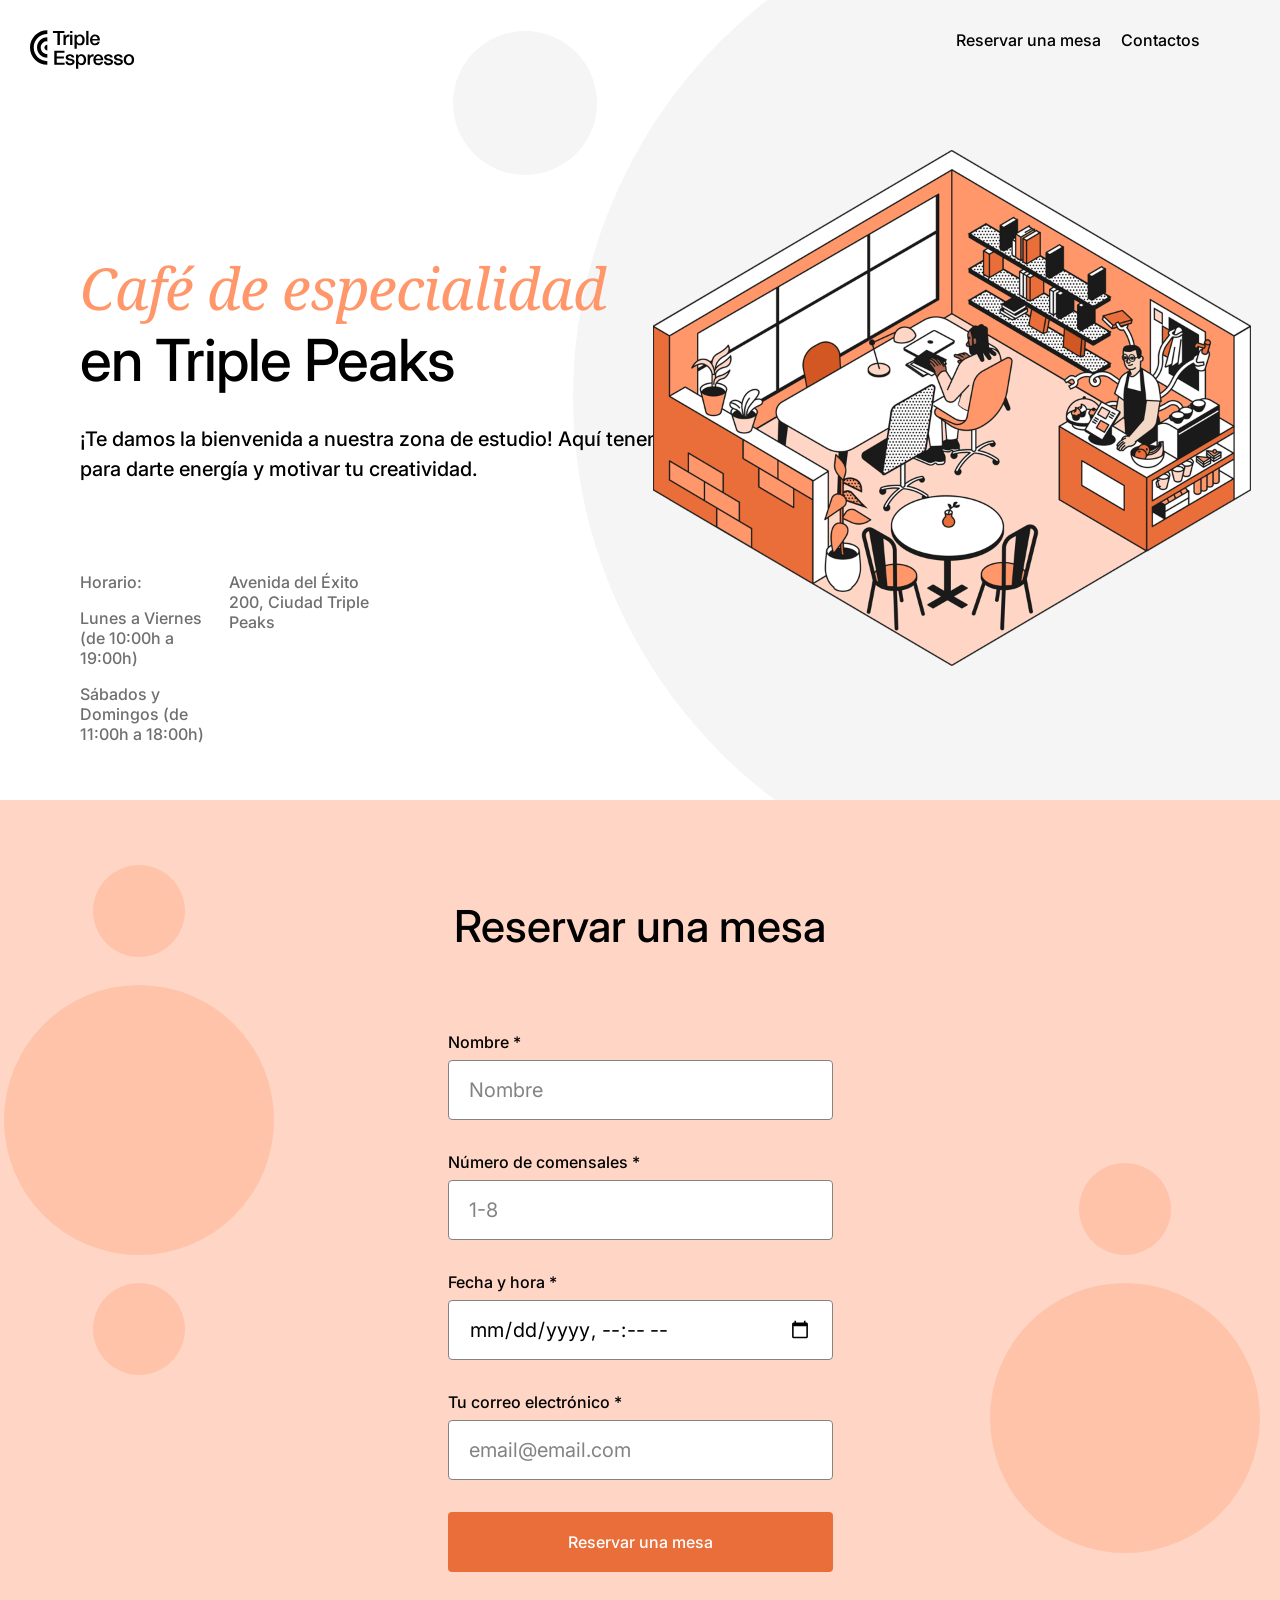
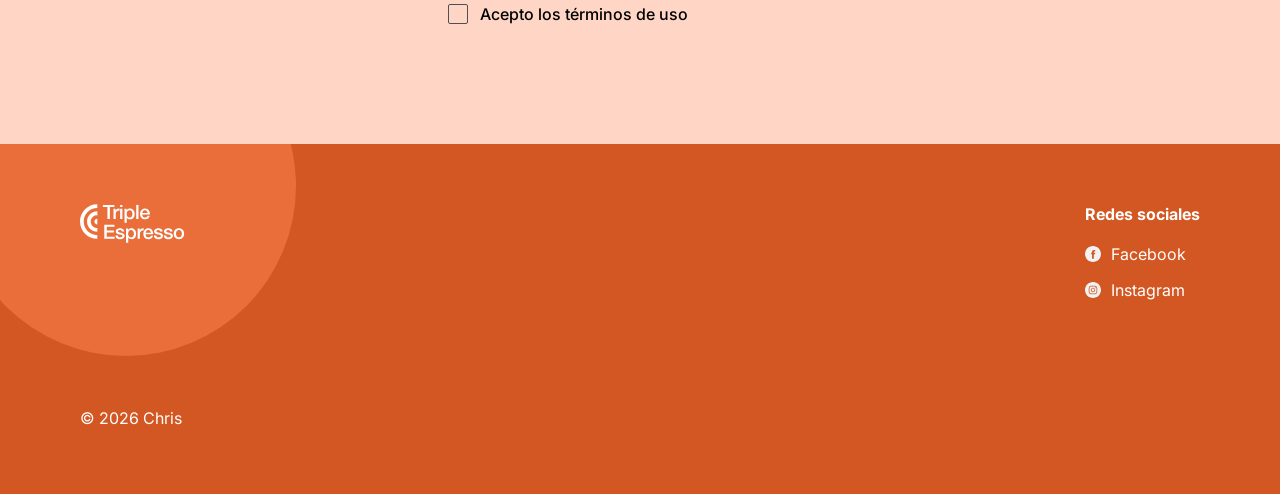
<file: index.html>
<!doctype html>
<html lang="es">
  <head>
    <meta charset="UTF-8" />
    <meta name="viewport" content="width=device-width, initial-scale=1.0" />
    <link rel="stylesheet" href="styles/normalize.css" />
    <link rel="stylesheet" href="styles/style.css" />
    <link rel="icon" href="favicon.ico" />
    <link rel="preconnect" href="https://fonts.googleapis.com" />
    <link rel="preconnect" href="https://fonts.gstatic.com" crossorigin />
    <link
      href="https://fonts.googleapis.com/css2?family=Inter:ital,opsz,wght@0,14..32,100..900;1,14..32,100..900&display=swap"
      rel="stylesheet"
    />
    <link rel="preconnect" href="https://fonts.googleapis.com" />
    <link rel="preconnect" href="https://fonts.gstatic.com" crossorigin />
    <link
      href="https://fonts.googleapis.com/css2?family=Noto+Serif:ital,wght@0,100..900;1,100..900&display=swap"
      rel="stylesheet"
    />
    <title>Triple Espresso</title>
  </head>
  <body>
    <header class="header">
      <div class="header-top">
        <img
          class="logo"
          src="images/logo_coffeeshop_dark.svg"
          alt="Logo de Triple Espresso"
        />
        <nav class="nav">
          <ul class="nav-links">
            <li>
              <a class="nav-link" href="#reservation">Reservar una mesa</a>
            </li>
            <li><a class="nav-link" href="#contacts">Contactos</a></li>
          </ul>
        </nav>
      </div>
      <h1 class="header-title">
        <span class="span-accent">Café de especialidad</span>en Triple Peaks
      </h1>
      <p class="header-description">
        ¡Te damos la bienvenida a nuestra zona de estudio! Aquí tenemos café
        para darte energía y motivar tu creatividad.
      </p>
      <img
        class="header-image"
        src="images/inside_coffee_shop.png"
        alt="Interior de la cafetería Triple Espresso"
      />
      <div class="header-info">
        <div class="header-hours">
          <p class="info-text">Horario:</p>
          <p class="info-text">Lunes a Viernes (de 10:00h a 19:00h)</p>
          <p class="info-text">Sábados y Domingos (de 11:00h a 18:00h)</p>
        </div>
        <p class="info-text">Avenida del Éxito 200, Ciudad Triple Peaks</p>
      </div>
    </header>
    <main class="content">
      <section class="reservation" id="reservation">
        <h2 class="reservation__title">Reservar una mesa</h2>
        <form class="form">
          <fieldset class="form__fieldset">
            <label class="form__label" for="name">
              Nombre *
              <input
                class="form__input"
                id="name"
                name="name"
                type="text"
                placeholder="Nombre"
                required
              />
            </label>
            <label class="form__label" for="guests">
              Número de comensales *
              <input
                class="form__input"
                id="guests"
                name="guests"
                type="number"
                min="1"
                max="8"
                placeholder="1-8"
                required
              />
            </label>
            <label class="form__label" for="date">
              Fecha y hora *
              <input
                class="form__input"
                id="date"
                name="date"
                type="datetime-local"
                required
              />
            </label>
            <label class="form__label" for="email">
              Tu correo electrónico *
              <input
                class="form__input"
                id="email"
                name="email"
                type="email"
                placeholder="email@email.com"
                required
              />
            </label>
            <button class="form__button" type="submit">Reservar una mesa</button>
            <label class="form__label form__label_type_checkbox" for="terms">
              <input
                class="form__checkbox"
                id="terms"
                name="terms"
                type="checkbox"
                required
              />
              Acepto los términos de uso
            </label>
          </fieldset>
        </form>
      </section>
    </main>
    <footer class="footer" id="contacts">
      <div class="footer__circle"></div>
      <div class="footer__content">
        <img
          class="footer__logo"
          src="images/images_sprint3_stage2/logo_coffeeshop_light.svg"
          alt="Logo de Triple Espresso"
        />
        <div class="footer__social">
          <h2 class="footer__social-title">Redes sociales</h2>
          <ul class="footer__list">
            <li class="footer__list-item">
              <a class="footer__social-link" href="#">
                <img
                  class="footer__social-icon"
                  src="images/images_sprint3_stage2/facebook_white.svg"
                  alt="Facebook"
                />
                Facebook
              </a>
            </li>
            <li class="footer__list-item">
              <a class="footer__social-link" href="#">
                <img
                  class="footer__social-icon"
                  src="images/images_sprint3_stage2/instagram_white.svg"
                  alt="Instagram"
                />
                Instagram
              </a>
            </li>
          </ul>
        </div>
      </div>
      <p class="footer__copyright">© 2026 Chris</p>
    </footer>
  </body>
</html>
</file>
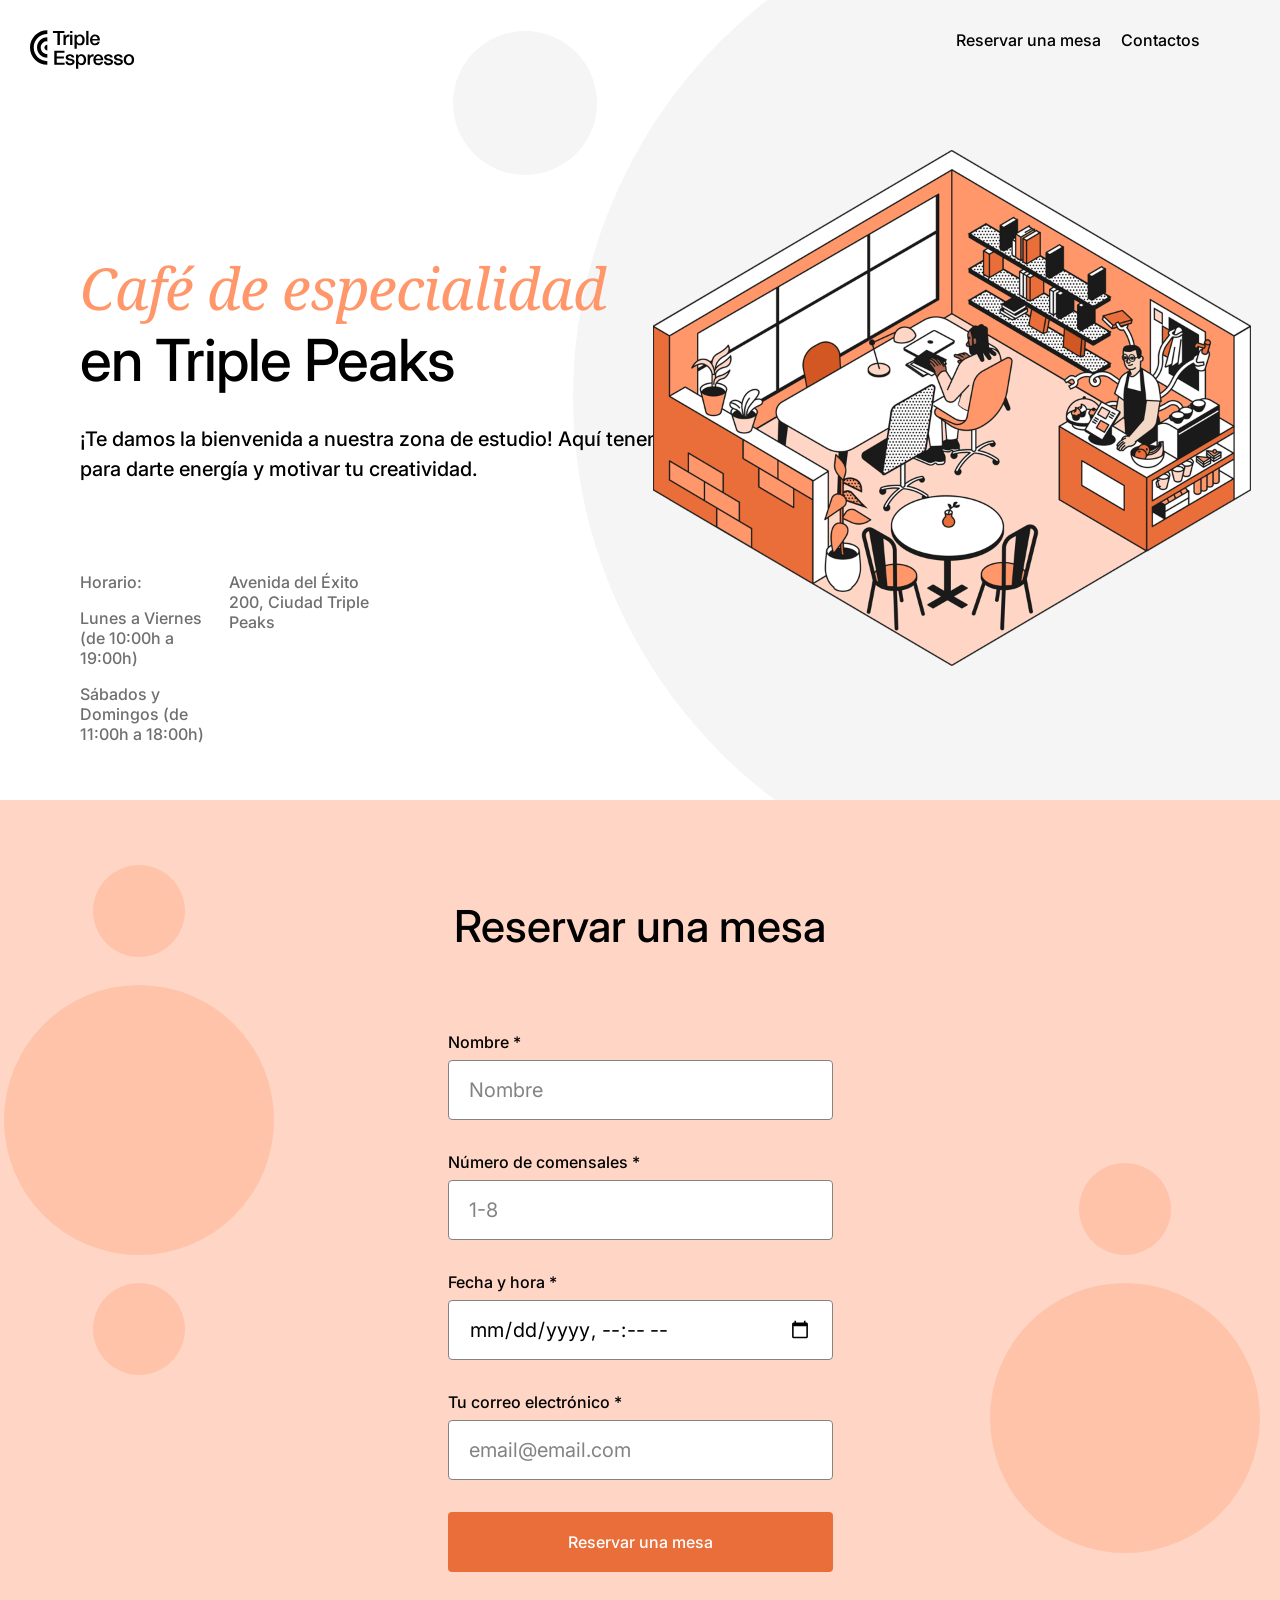
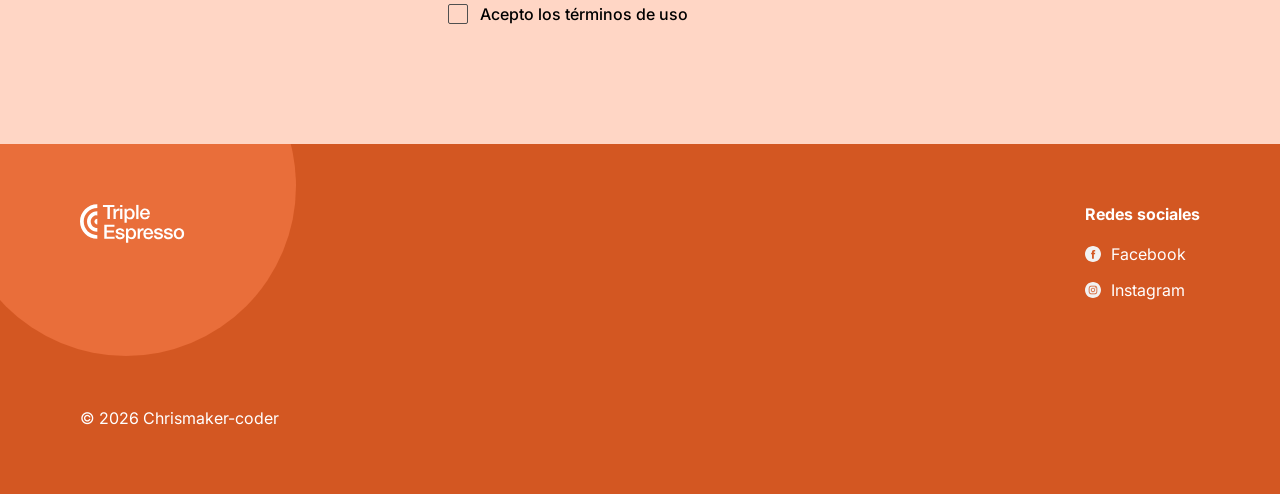
<file: html/index.html>
<!doctype html>
<html lang="es">
  <head>
    <meta charset="UTF-8" />
    <meta name="viewport" content="width=device-width, initial-scale=1.0" />
    <link rel="stylesheet" href="../styles/normalize.css" />
    <link rel="stylesheet" href="../styles/style.css" />
    <link rel="icon" href="/favicon.ico" />
    <link rel="preconnect" href="https://fonts.googleapis.com" />
    <link rel="preconnect" href="https://fonts.gstatic.com" crossorigin />
    <link
      href="https://fonts.googleapis.com/css2?family=Inter:ital,opsz,wght@0,14..32,100..900;1,14..32,100..900&display=swap"
      rel="stylesheet"
    />
    <link rel="preconnect" href="https://fonts.googleapis.com" />
    <link rel="preconnect" href="https://fonts.gstatic.com" crossorigin />
    <link
      href="https://fonts.googleapis.com/css2?family=Noto+Serif:ital,wght@0,100..900;1,100..900&display=swap"
      rel="stylesheet"
    />
    <title>Triple Espresso</title>
  </head>
  <body>
    <header class="header">
      <div class="header-top">
        <img
          class="logo"
          src="../images/logo_coffeeshop_dark.svg"
          alt="Logo de Triple Espresso"
        />
        <nav class="nav">
          <ul class="nav-links">
            <li>
              <a class="nav-link" href="#reservation">Reservar una mesa</a>
            </li>
            <li><a class="nav-link" href="#contacts">Contactos</a></li>
          </ul>
        </nav>
      </div>
      <h1 class="header-title">
        <span class="span-accent">Café de especialidad</span>en Triple Peaks
      </h1>
      <p class="header-description">
        ¡Te damos la bienvenida a nuestra zona de estudio! Aquí tenemos café
        para darte energía y motivar tu creatividad.
      </p>
      <img
        class="header-image"
        src="../images/inside_coffee_shop.png"
        alt="Interior de la cafetería Triple Espresso"
      />
      <div class="header-info">
        <div class="header-hours">
          <p class="info-text">Horario:</p>
          <p class="info-text">Lunes a Viernes (de 10:00h a 19:00h)</p>
          <p class="info-text">Sábados y Domingos (de 11:00h a 18:00h)</p>
        </div>
        <p class="info-text">Avenida del Éxito 200, Ciudad Triple Peaks</p>
      </div>
    </header>
    <main class="content">
      <section class="reservation" id="reservation">
        <h2 class="reservation__title">Reservar una mesa</h2>
        <form class="form">
          <fieldset class="form__fieldset">
            <label class="form__label" for="name">
              Nombre *
              <input
                class="form__input"
                id="name"
                name="name"
                type="text"
                placeholder="Nombre"
                required
              />
            </label>
            <label class="form__label" for="guests">
              Número de comensales *
              <input
                class="form__input"
                id="guests"
                name="guests"
                type="number"
                min="1"
                max="8"
                placeholder="1-8"
                required
              />
            </label>
            <label class="form__label" for="date">
              Fecha y hora *
              <input
                class="form__input"
                id="date"
                name="date"
                type="datetime-local"
                required
              />
            </label>
            <label class="form__label" for="email">
              Tu correo electrónico *
              <input
                class="form__input"
                id="email"
                name="email"
                type="email"
                placeholder="email@email.com"
                required
              />
            </label>
            <button class="form__button" type="submit">
              Reservar una mesa
            </button>
            <label class="form__label form__label_type_checkbox" for="terms">
              <input
                class="form__checkbox"
                id="terms"
                name="terms"
                type="checkbox"
                required
              />
              Acepto los términos de uso
            </label>
          </fieldset>
        </form>
      </section>
    </main>
    <footer class="footer" id="contacts">
      <div class="footer__circle"></div>
      <div class="footer__content">
        <img
          class="footer__logo"
          src="../images/images_sprint3_stage2/logo_coffeeshop_light.svg"
          alt="Logo de Triple Espresso"
        />
        <div class="footer__social">
          <h2 class="footer__social-title">Redes sociales</h2>
          <ul class="footer__list">
            <li class="footer__list-item">
              <a class="footer__social-link" href="#">
                <img
                  class="footer__social-icon"
                  src="../images/images_sprint3_stage2/facebook_white.svg"
                  alt="Facebook"
                />
                Facebook
              </a>
            </li>
            <li class="footer__list-item">
              <a class="footer__social-link" href="#">
                <img
                  class="footer__social-icon"
                  src="../images/images_sprint3_stage2/instagram_white.svg"
                  alt="Instagram"
                />
                Instagram
              </a>
            </li>
          </ul>
        </div>
      </div>
      <p class="footer__copyright">© 2026 Chrismaker-coder</p>
    </footer>
  </body>
</html>
</file>
<file: styles/style.css>
body {
  min-width: 1100px;
  max-width: 1600px;
  margin: 0 auto;
  font-family: "Inter", Arial, sans-serif;
  font-weight: 500;
  font-size: 16px;
  line-height: 20px;
}
.header {
  min-height: 720px;
  max-height: 800px;
  height: 100vh;
  background-color: #ffffff;
  background-image: url("../images/background_header.svg");
  background-repeat: no-repeat;
  background-position: center;
  background-size: cover;
  position: relative;
  overflow: hidden;
}

.header-top {
  display: flex;
  justify-content: space-between;
  padding: 30px 80px 0 30px;
}

.logo {
  width: 105px;
  height: 39px;
  position: relative;
}

.nav-links {
  display: flex;
  gap: 20px;
  list-style: none;
  margin: 0;
  padding: 0;
  list-style: none;
}

.nav-link {
  color: #000000;
  text-decoration: none;
  font-weight: 500;
}

.header-title {
  max-width: 709px;
  margin: 183px 0 0 80px;
  font-size: 58px;
  line-height: 72px;
  font-weight: 500;
  letter-spacing: -1px;
}

.header-title span {
  display: block;
}

.span-accent {
  font-family: "Noto Serif", "Times New Roman", serif;
  font-style: italic;
  font-weight: 400;
  color: #ff976b;
}

.header-description {
  max-width: 683px;
  margin: 28px 0 0 80px;
  font-size: 20px;
  line-height: 30px;
}

.header-image {
  width: 646px;
  height: 568px;
  position: absolute;
  top: 124px;
  right: 5px;
}

.header-info {
  position: absolute;
  left: 80px;
  width: 300px;
  bottom: 40px;
  display: flex;
  justify-content: space-between;
  color: #6f6f6f;
  font-weight: 500;
}

.info-text {
  bottom: 40px;
  right: 80px;
}

.reservation {
  padding: 100px 0 120px;
  background-color: #ffd6c5;
  background-image: url("../images/images_sprint3_stage2/background_reservation.svg");
  background-repeat: no-repeat;
  background-position: center;
  background-size: cover;
}

.reservation__title {
  margin: 0 0 80px;
  font-family: "Inter", Arial, sans-serif;
  font-style: normal;
  font-weight: 500;
  font-size: 44px;
  line-height: 52px;
  text-align: center;
}

.form {
  max-width: 385px;
  margin: 0 auto;
}

.form__fieldset {
  margin: 0;
  padding: 0;
  border: none;
}

.form__label {
  display: block;
  margin: 0;
  font-family: "Inter", Arial, sans-serif;
  font-style: normal;
  font-weight: 500;
  font-size: 16px;
  line-height: 20px;
}

.form__input {
  box-sizing: border-box;
  width: 100%;
  height: 60px;
  margin: 8px 0 32px;
  padding: 15px 20px;
  border: 1px solid #838383;
  border-radius: 4px;
  font-family: "Inter", Arial, sans-serif;
  font-style: normal;
  font-weight: normal;
  font-size: 20px;
  line-height: 30px;
}

.form__input::placeholder {
  color: #838383;
}

.form__button {
  width: 100%;
  height: 60px;
  padding: 0;
  border: none;
  border-radius: 4px;
  background-color: #e96e3a;
  color: #ffffff;
  font-family: "Inter", Arial, sans-serif;
  font-style: normal;
  font-weight: 500;
  font-size: 16px;
  line-height: 20px;
  cursor: pointer;
  transition: opacity 0.3s ease;
}

.form__button:hover {
  opacity: 0.7;
}

.form__label_type_checkbox {
  display: flex;
  align-items: center;
  gap: 12px;
  margin: 32px 0 0;
}

.form__checkbox {
  box-sizing: border-box;
  width: 20px;
  height: 20px;
  margin: 0;
  border: 1px solid #4f4f4f;
  border-radius: 2px;
  appearance: none;
}

.form__checkbox:checked {
  background-color: #2a2a2a;
  background-image: url("../images/images_sprint3_stage2/check.svg");
  background-repeat: no-repeat;
  background-position: center;
}

.footer {
  position: relative;
  min-height: 350px;
  box-sizing: border-box;
  padding: 60px 80px;
  overflow: hidden;
  background-color: #d35722;
  color: #ffffff;
}

.footer__circle {
  position: absolute;
  top: -128px;
  left: -44px;
  z-index: 0;
  width: 340px;
  height: 340px;
  border-radius: 50%;
  background-color: #e96e3a;
}

.footer__content {
  position: relative;
  z-index: 1;
  display: flex;
  justify-content: space-between;
}

.footer__logo {
  width: 105px;
  height: 39px;
}

.footer__social-title {
  margin: 0 0 20px;
  font-family: "Inter", Arial, sans-serif;
  font-style: normal;
  font-weight: bold;
  font-size: 16px;
  line-height: 20px;
}

.footer__list {
  display: flex;
  flex-direction: column;
  gap: 16px;
  margin: 0;
  padding: 0;
  list-style: none;
}

.footer__social-link {
  display: flex;
  align-items: center;
  gap: 10px;
  color: #ffffff;
  font-family: "Inter", Arial, sans-serif;
  font-style: normal;
  font-weight: normal;
  font-size: 16px;
  line-height: 20px;
  text-decoration: none;
  transition: color 0.3s ease;
}

.footer__social-link:hover {
  color: #ffd6c5;
}

.footer__social-icon {
  width: 16px;
  height: 16px;
}

.footer__copyright {
  position: relative;
  z-index: 1;
  margin: 108px 0 0;
  font-family: "Inter", Arial, sans-serif;
  font-style: normal;
  font-weight: normal;
  font-size: 16px;
  line-height: 20px;
}

.nav-link {
  transition: color 0.3s ease;
}

.nav-link:hover {
  color: #ff976b;
}
</file>
